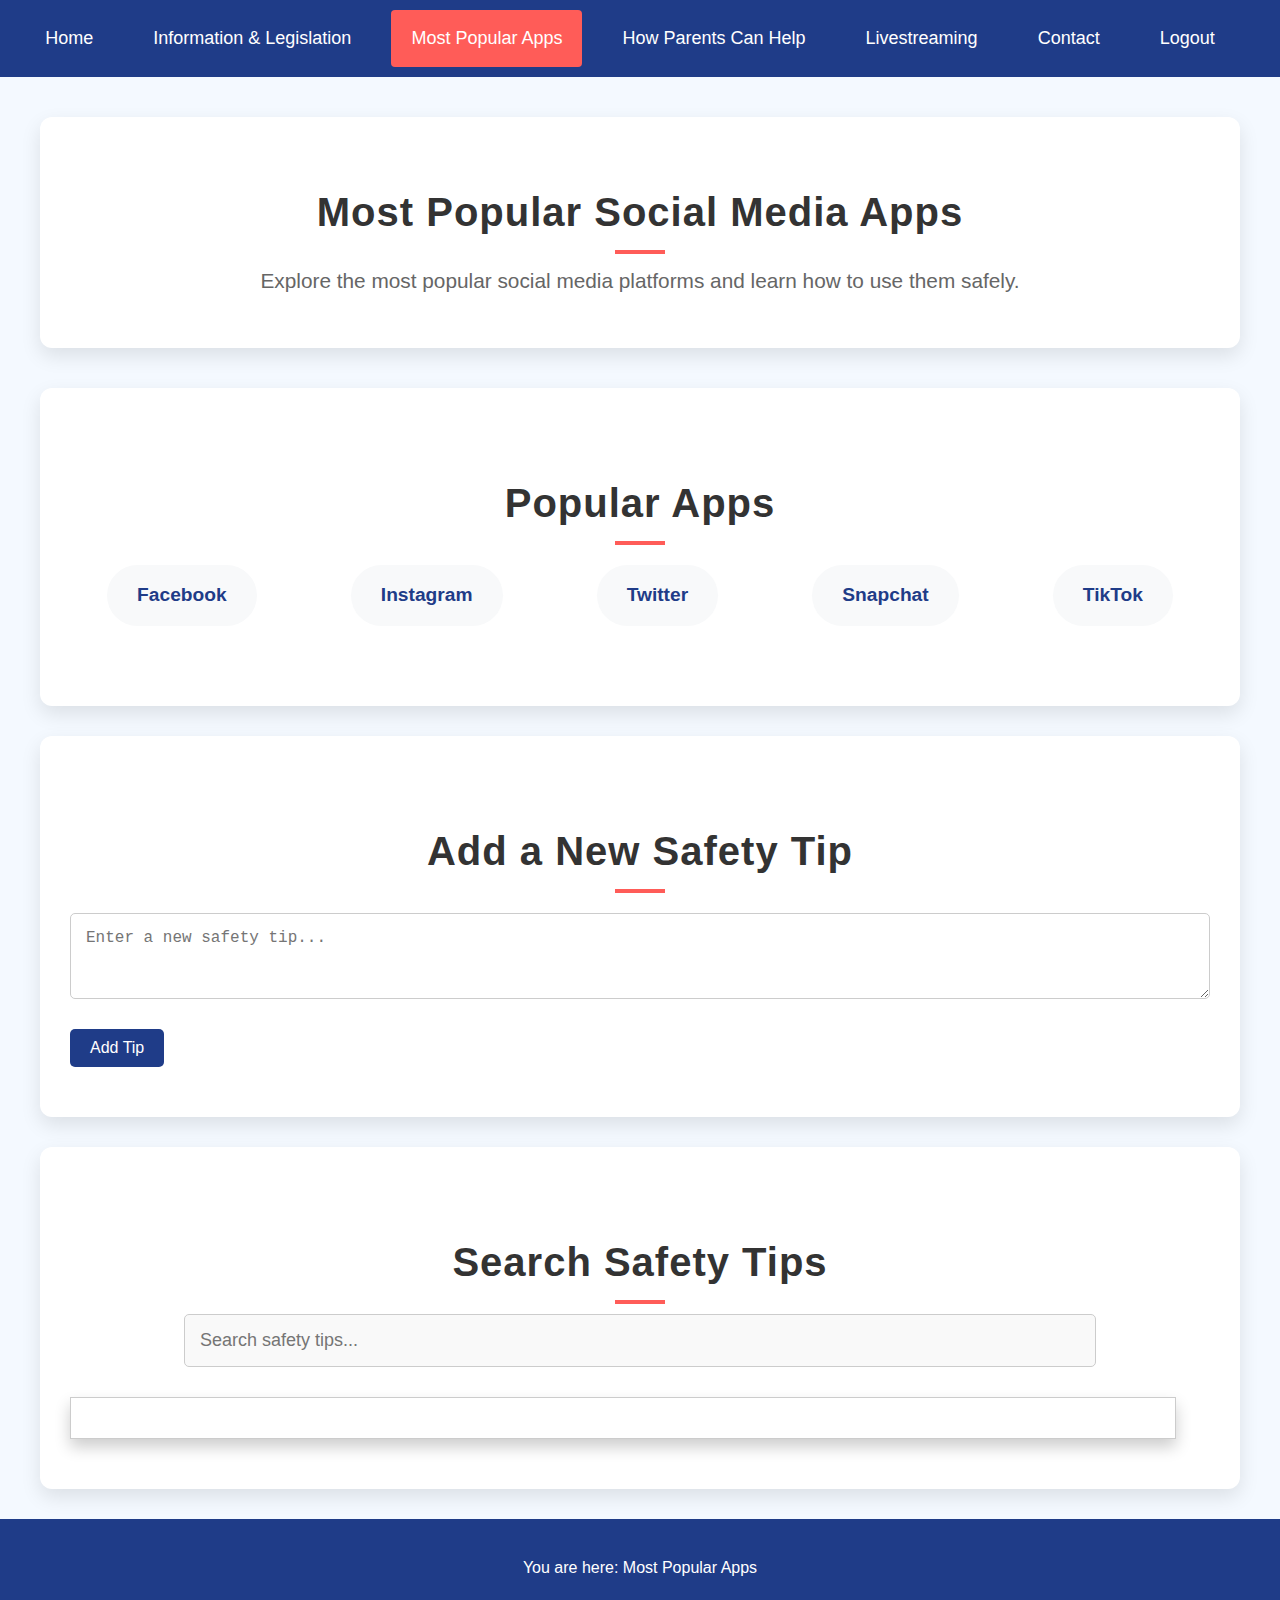
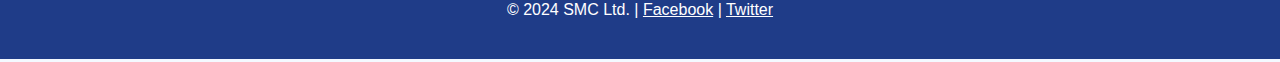
<file: apps.html>
<!DOCTYPE html>
<html lang="en">
<head>
    <meta charset="UTF-8">
    <meta name="viewport" content="width=device-width, initial-scale=1.0">
    <title>SMC - Most Popular Apps</title>
    <link rel="stylesheet" href="css/styles.css">
    <script src="js/tips.js" defer></script>
    <script src="js/toggle.js" defer></script>
</head>
<body>
    <header>
        <nav>
            <div class="hamburger" onclick="toggleMenu()">
                <div class="bar"></div>
                <div class="bar"></div>
                <div class="bar"></div>
            </div>
            <ul id="nav-links">
                <li><a href="home.html">Home</a></li>
                <li class="dropdown">
                    <a href="javascript:void(0)" class="dropbtn">Information & Legislation</a>
                    <div class="dropdown-content">
                        <a href="information.html">Information</a>
                        <a href="legislation.html">Legislation</a>
                    </div>
                </li>                
                <li><a href="apps.html" class="active">Most Popular Apps</a></li>
                <li><a href="parents.html">How Parents Can Help</a></li>
                <li><a href="livestreaming.html">Livestreaming</a></li>
                <li><a href="contact.html">Contact</a></li>
                <li><a href="php/logout.php">Logout</a></li>
            </ul>
        </nav>
    </header>

    <section class="content-section">
        <h2>Most Popular Social Media Apps</h2>
        <p>Explore the most popular social media platforms and learn how to use them safely.</p>
    </section>

    <section id="popular-apps">
        <h2>Popular Apps</h2>
        <ul>
            <li>Facebook</li>
            <li>Instagram</li>
            <li>Twitter</li>
            <li>Snapchat</li>
            <li>TikTok</li>
        </ul>
    </section>

    <section id="add-tip">
        <h2>Add a New Safety Tip</h2>
        <form id="addTipForm">
            <textarea id="newTip" name="tip" rows="3" placeholder="Enter a new safety tip..." required></textarea>
            <input type="submit" value="Add Tip">
        </form>
    </section>

    <section id="search">
        <h2>Search Safety Tips</h2>
        <input type="text" id="searchBar" placeholder="Search safety tips...">
        <div id="searchResults"></div> 
    </section>    

    <!-- Footer -->
    <footer>
        <p>You are here: Most Popular Apps</p>
        <p>&copy; 2024 SMC Ltd. | <a href="https://facebook.com">Facebook</a> | <a href="https://twitter.com">Twitter</a></p>
    </footer>
</body>
</html>
</file>
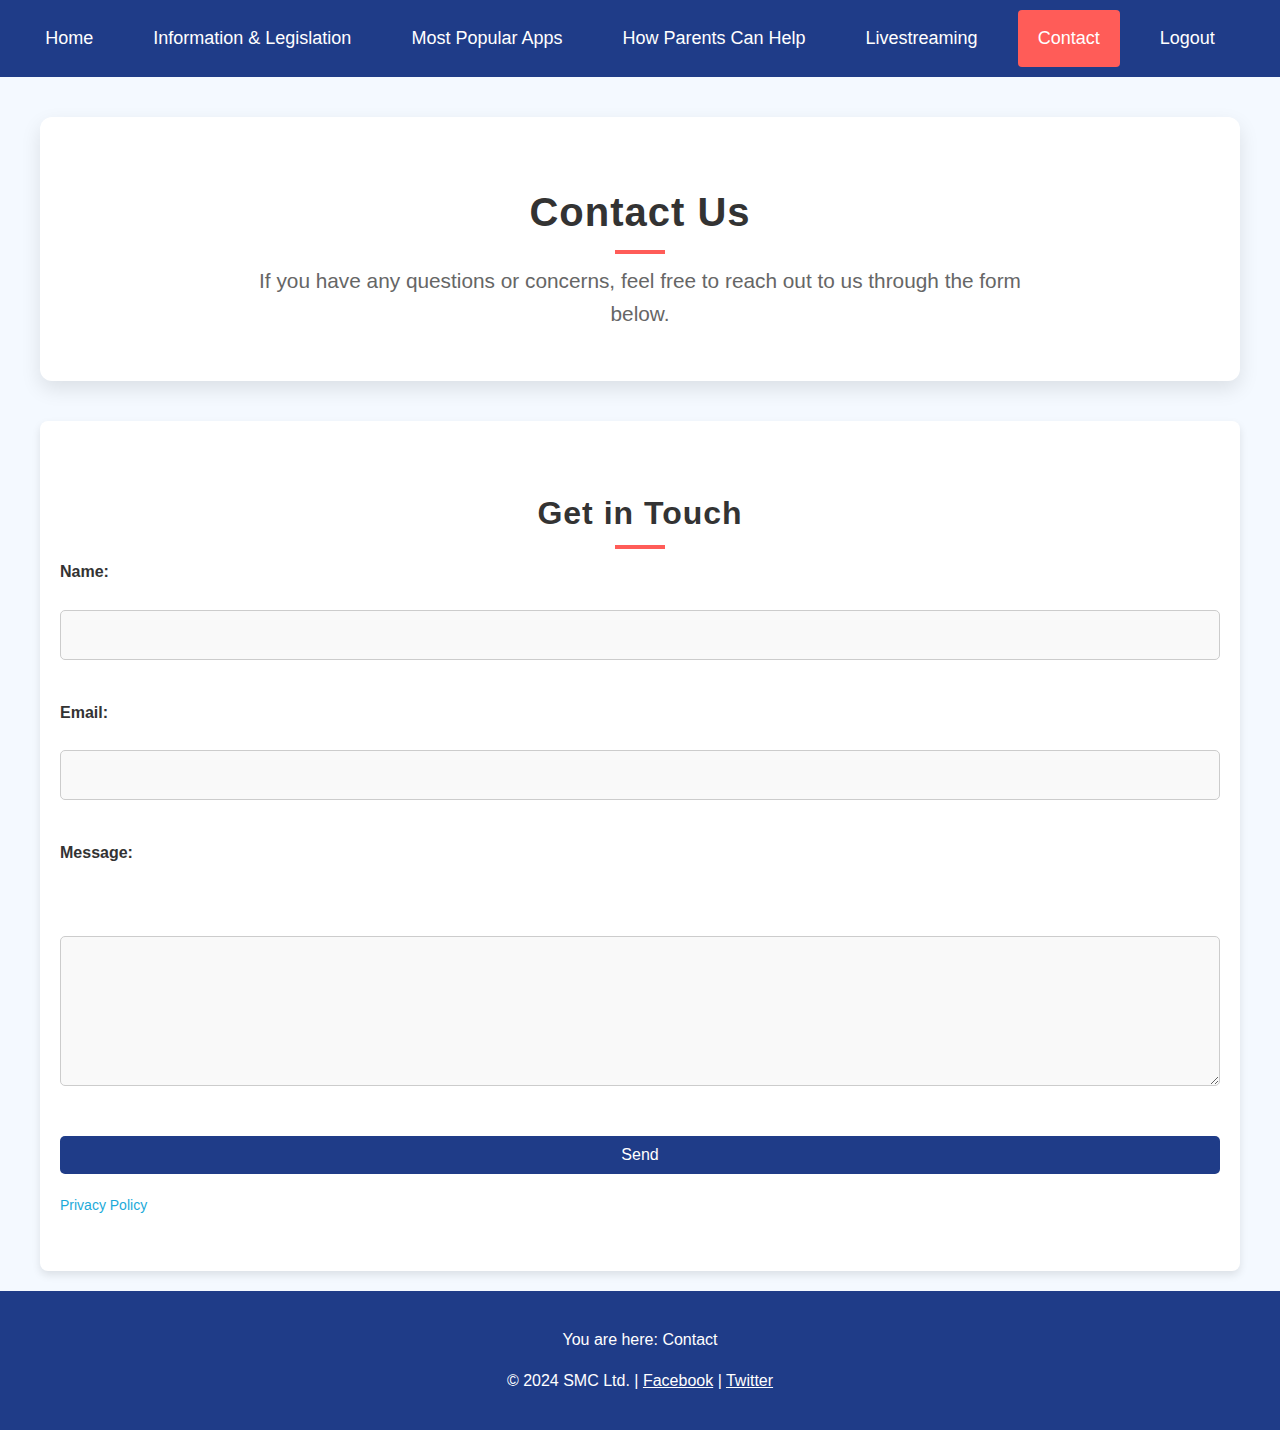
<file: contact.html>
<!DOCTYPE html>
<html lang="en">
<head>
    <meta charset="UTF-8">
    <meta name="viewport" content="width=device-width, initial-scale=1.0">
    <title>SMC - Contact</title>
    <link rel="stylesheet" href="css/styles.css">
    <script src="js/toggle.js" defer></script>
</head>
<body>
    <header>
        <nav>
            <div class="hamburger" onclick="toggleMenu()">
                <div class="bar"></div>
                <div class="bar"></div>
                <div class="bar"></div>
            </div>
            <ul id="nav-links">
                <li><a href="home.html">Home</a></li>
                <li class="dropdown">
                    <a href="javascript:void(0)" class="dropbtn">Information & Legislation</a>
                    <div class="dropdown-content">
                        <a href="information.html">Information</a>
                        <a href="legislation.html">Legislation</a>
                    </div>
                </li>                
                <li><a href="apps.html">Most Popular Apps</a></li>
                <li><a href="parents.html">How Parents Can Help</a></li>
                <li><a href="livestreaming.html">Livestreaming</a></li>
                <li><a href="contact.html" class="active">Contact</a></li>
                <li><a href="php/logout.php">Logout</a></li>
            </ul>
        </nav>
    </header>

    <section class="content-section">
        <h2>Contact Us</h2>
        <p>If you have any questions or concerns, feel free to reach out to us through the form below.</p>
    </section>

    <section id="contact-form">
        <h2>Get in Touch</h2>
        <form action="php/contact.php" method="POST">
            <label for="name">Name:</label>
            <input type="text" id="name" name="name" required>
            <label for="email">Email:</label>
            <input type="email" id="email" name="email" required>
            <label for="message">Message:</label><br>
            <textarea id="message" name="message" rows="5" required></textarea>
            <input type="submit" value="Send">
        </form>
        <p><a href="privacy-policy.html">Privacy Policy</a></p>
    </section>    

    <!-- Footer -->
    <footer>
        <p>You are here: Contact</p>
        <p>&copy; 2024 SMC Ltd. | <a href="https://facebook.com">Facebook</a> | <a href="https://twitter.com">Twitter</a></p>
    </footer>
</body>
</html>
</file>
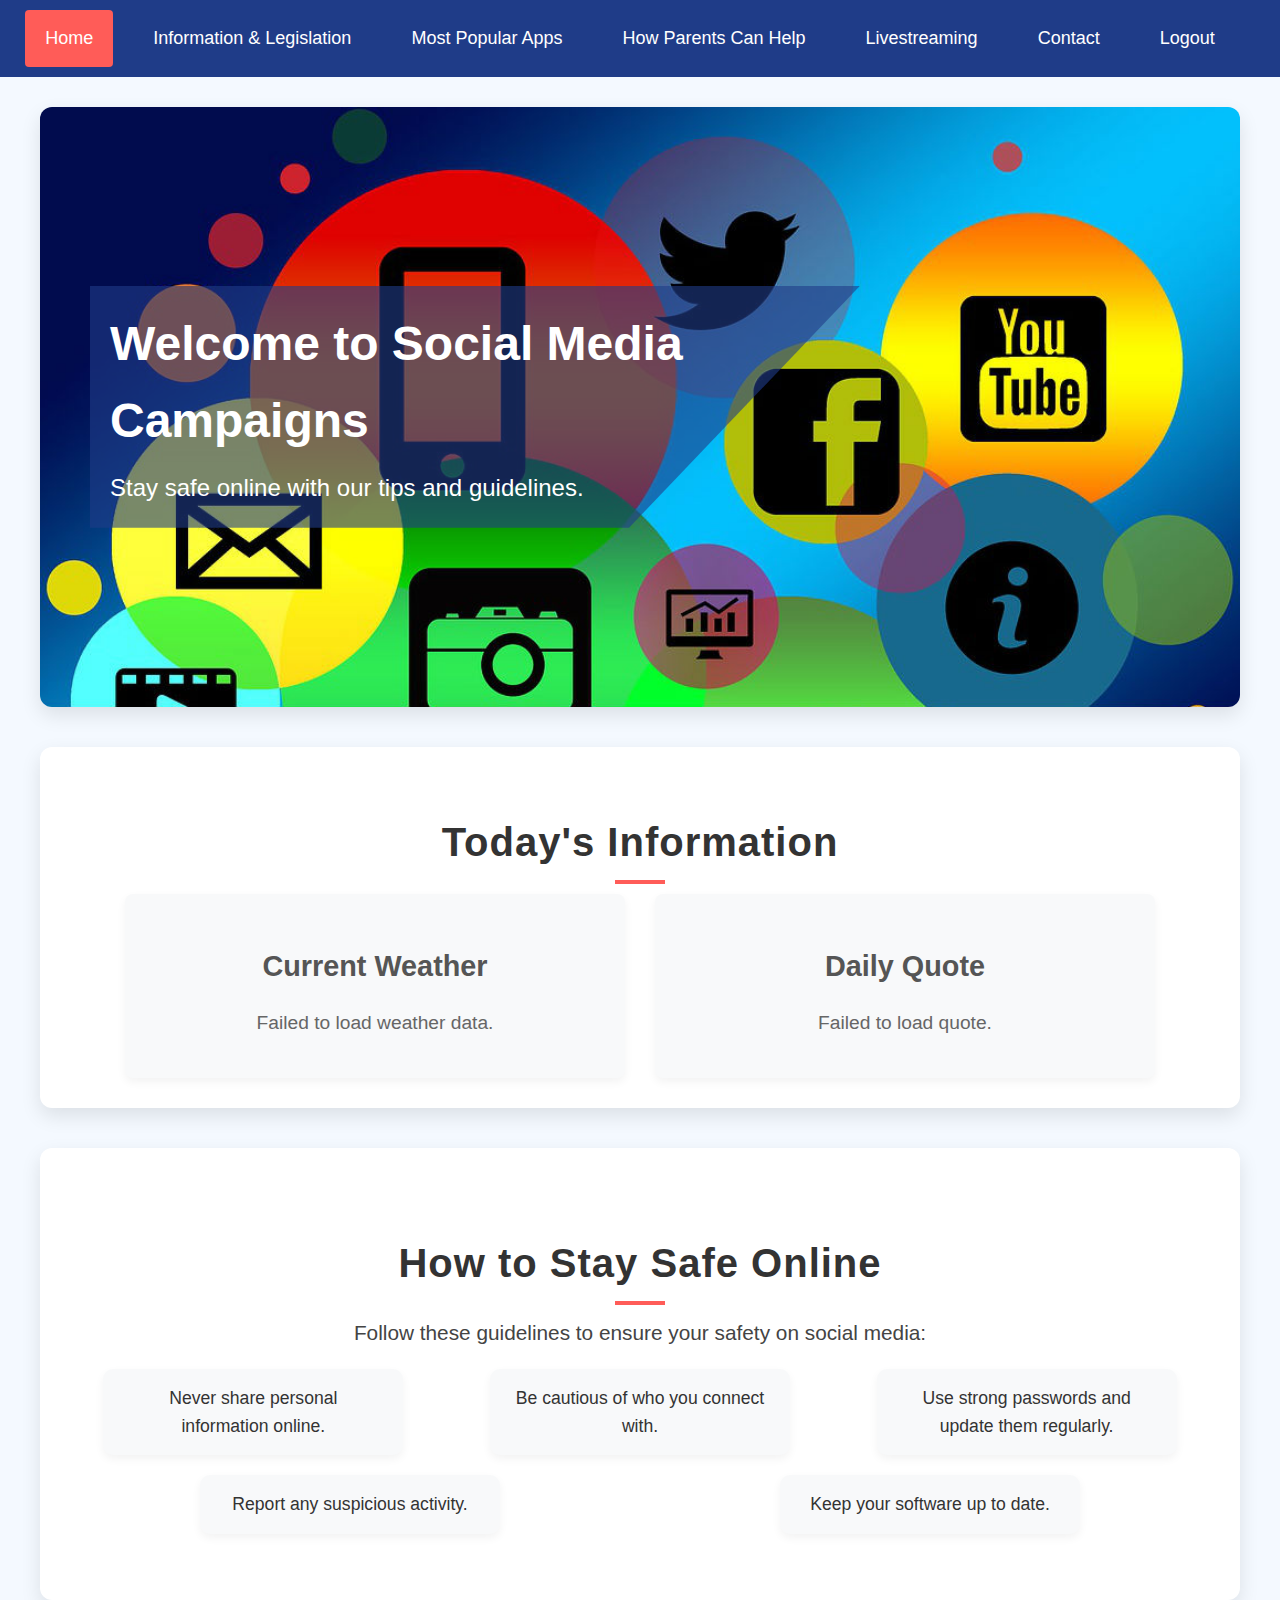
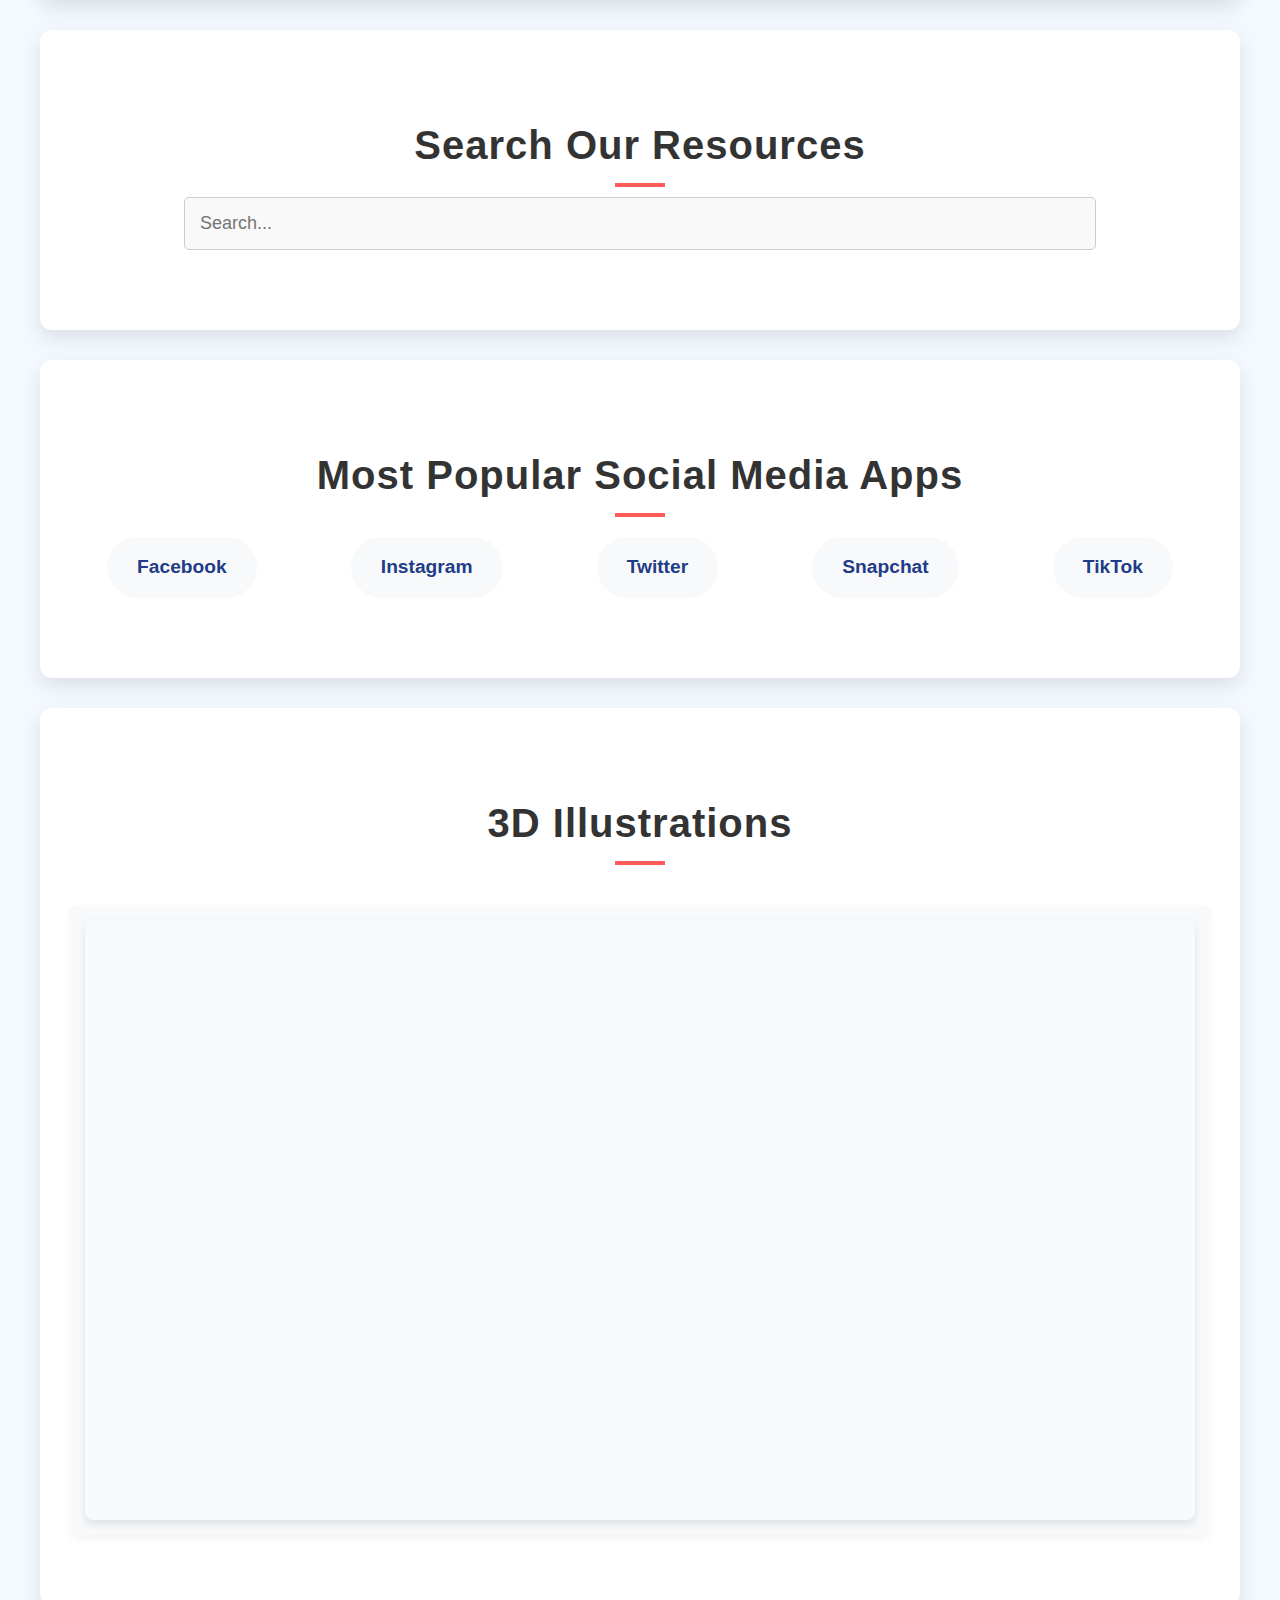
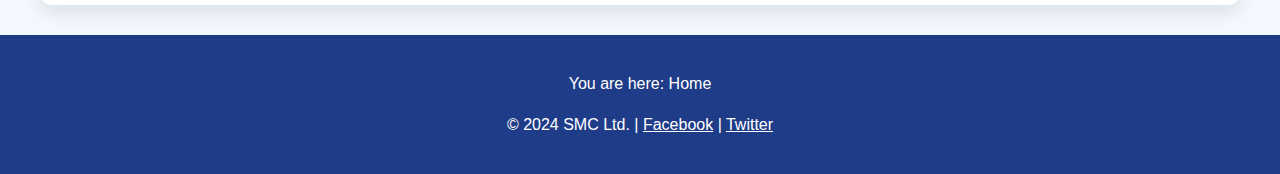
<file: home.html>
<!DOCTYPE html>
<html lang="en">
<head>
    <meta charset="UTF-8">
    <meta name="viewport" content="width=device-width, initial-scale=1.0">
    <title>SMC - Home</title>
    <link rel="stylesheet" href="css/styles.css">
    <script src="js/home.js" defer></script>
    <script src="js/toggle.js" defer></script>
</head>
<body>
    <header>
        <nav>
            <div class="hamburger" onclick="toggleMenu()">
                <div class="bar"></div>
                <div class="bar"></div>
                <div class="bar"></div>
            </div>
            <ul id="nav-links">
                <li><a href="home.html" class="active">Home</a></li>
                <li class="dropdown">
                    <a href="javascript:void(0)" class="dropbtn">Information & Legislation</a>
                    <div class="dropdown-content">
                        <a href="information.html">Information</a>
                        <a href="legislation.html">Legislation</a>
                    </div>
                </li>                
                <li><a href="apps.html">Most Popular Apps</a></li>
                <li><a href="parents.html">How Parents Can Help</a></li>
                <li><a href="livestreaming.html">Livestreaming</a></li>
                <li><a href="contact.html">Contact</a></li>
                <li><a href="php/logout.php">Logout</a></li>
            </ul>
        </nav>
    </header>
    
    <section class="hero-section">
        <div class="hero-content">
            <h1>Welcome to Social Media Campaigns</h1>
            <p>Stay safe online with our tips and guidelines.</p>
        </div>
    </section>
 
    <!-- Two Web Services -->
    <section id="web-services">
        <h2>Today's Information</h2>
        <div class="info-cards">
            <div class="info-card" id="weather">
                <h3>Current Weather</h3>
                <p id="weatherData">Loading weather...</p>
            </div>
            <div class="info-card" id="quote">
                <h3>Daily Quote</h3>
                <p id="quoteData">Loading quote...</p>
            </div>
        </div>
    </section>

    <!-- How to Stay Safe Online -->
    <section id="safety-tips">
        <h2>How to Stay Safe Online</h2>
        <p>Follow these guidelines to ensure your safety on social media:</p>
        <ul>
            <li>Never share personal information online.</li>
            <li>Be cautious of who you connect with.</li>
            <li>Use strong passwords and update them regularly.</li>
            <li>Report any suspicious activity.</li>
            <li>Keep your software up to date.</li>
        </ul>
    </section>

    <!-- Search Bar -->
    <section id="search">
        <h2>Search Our Resources</h2>
        <input type="text" id="searchBar" placeholder="Search..." onkeyup="searchFunction()">
        <div id="searchResults" class="dropdown-content"></div>
    </section>

    <!-- Popular Social Media Apps -->
    <section id="popular-apps">
        <h2>Most Popular Social Media Apps</h2>
        <ul>
            <li>Facebook</li>
            <li>Instagram</li>
            <li>Twitter</li>
            <li>Snapchat</li>
            <li>TikTok</li>
        </ul>
    </section>

    <!-- 3D Illustration -->
    <section id="d-illustration">
        <h2>3D Illustrations</h2>
        <div class="illustration-wrapper">
            <div class="sketchfab-embed-wrapper"> <iframe title="Social Medias Logos 3D" frameborder="0" allowfullscreen mozallowfullscreen="true" webkitallowfullscreen="true" allow="autoplay; fullscreen; xr-spatial-tracking" xr-spatial-tracking execution-while-out-of-viewport execution-while-not-rendered web-share width="640" height="480" src="https://sketchfab.com/models/ec40b1eb4a154a73969740cb01529aa4/embed?autostart=1"> </iframe> </div>
        </div>
    </section>    

    <!-- Footer -->
    <footer>
        <p>You are here: Home</p>
        <p>&copy; 2024 SMC Ltd. | <a href="https://facebook.com">Facebook</a> | <a href="https://twitter.com">Twitter</a></p>
    </footer>
</body>
</html>
</file>
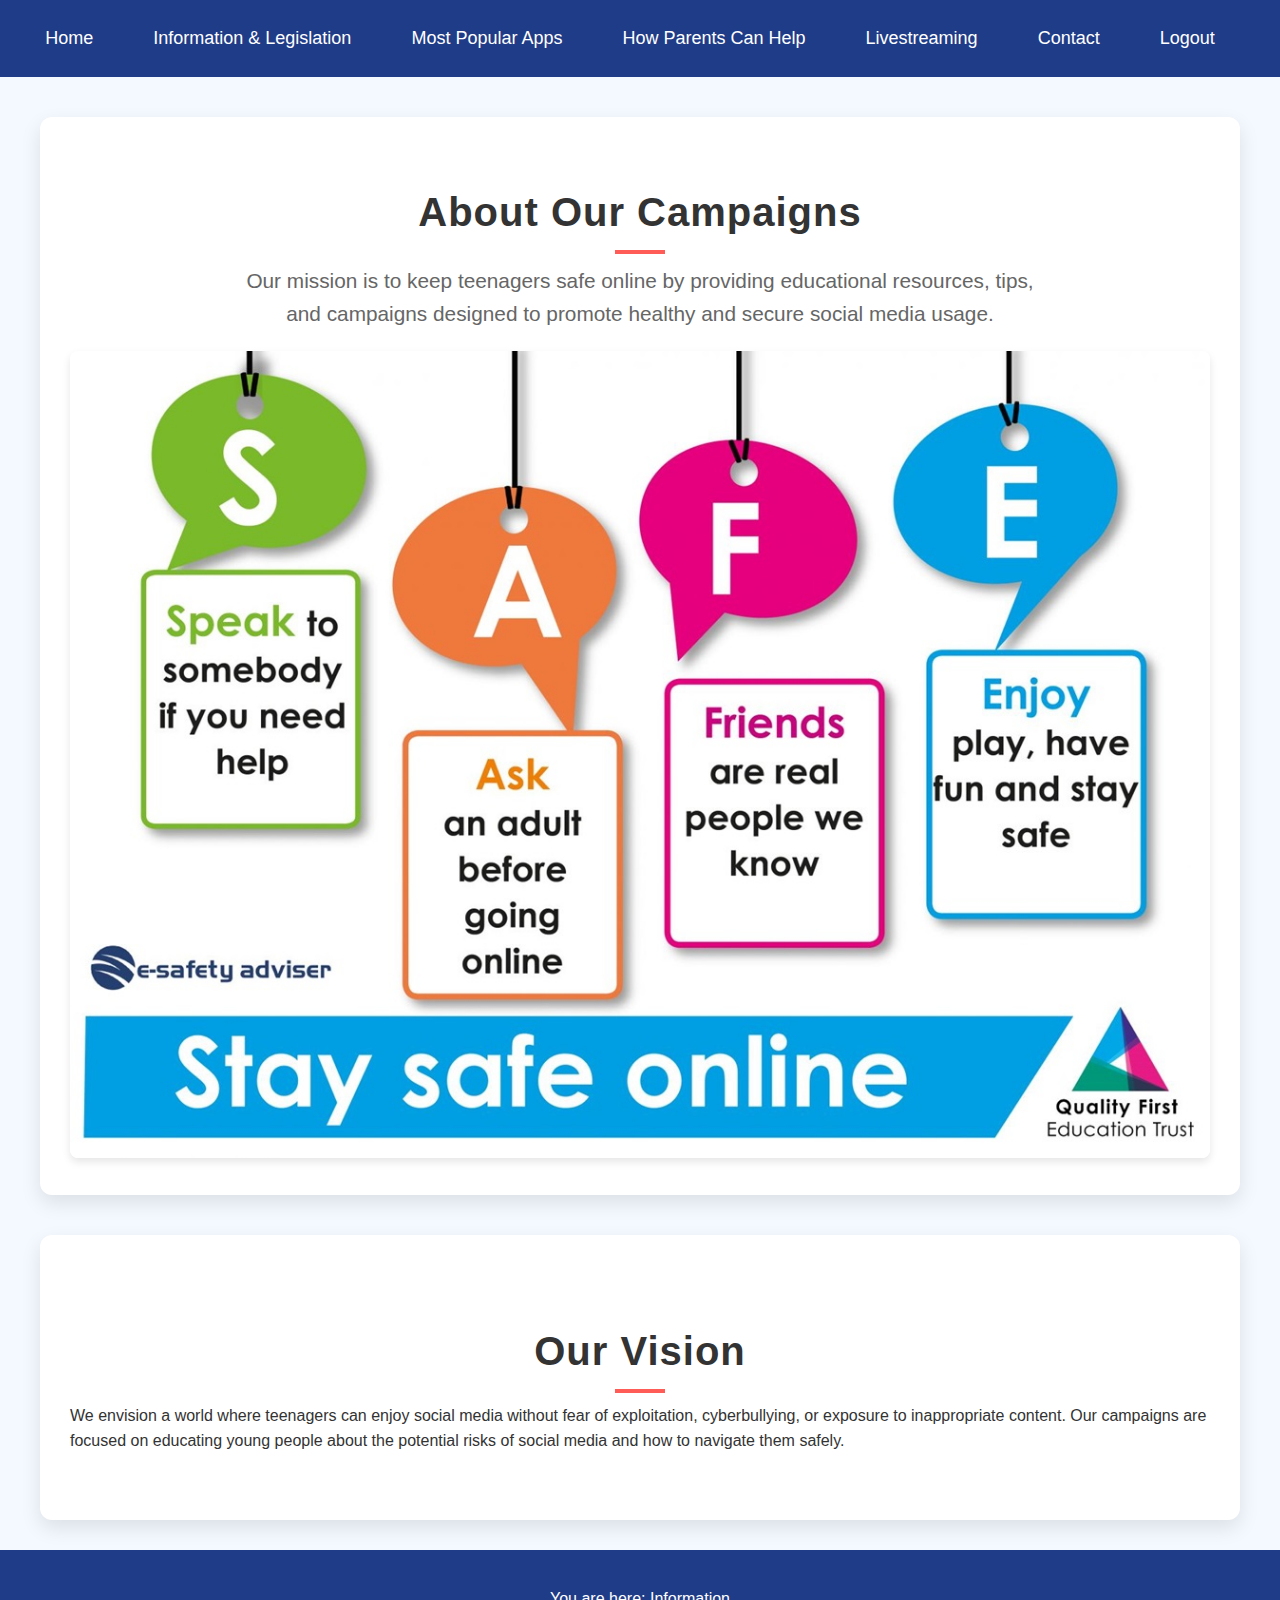
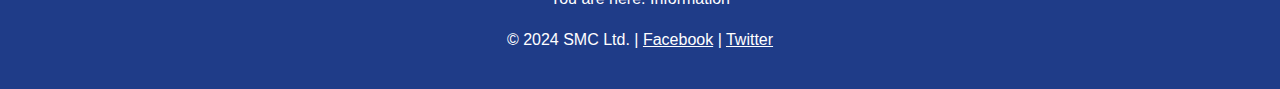
<file: information.html>
<!DOCTYPE html>
<html lang="en">
<head>
    <meta charset="UTF-8">
    <meta name="viewport" content="width=device-width, initial-scale=1.0">
    <title>SMC - Information</title>
    <link rel="stylesheet" href="css/styles.css">
    <script src="js/toggle.js" defer></script>
</head>
<body>
    <header>
        <nav>
            <div class="hamburger" onclick="toggleMenu()">
                <div class="bar"></div>
                <div class="bar"></div>
                <div class="bar"></div>
            </div>
            <ul id="nav-links">
                <li><a href="home.html">Home</a></li>
                <li class="dropdown">
                    <a href="javascript:void(0)" class="dropbtn">Information & Legislation</a>
                    <div class="dropdown-content">
                        <a href="information.html" class="active">Information</a>
                        <a href="legislation.html">Legislation</a>
                    </div>
                </li>                
                <li><a href="apps.html">Most Popular Apps</a></li>
                <li><a href="parents.html">How Parents Can Help</a></li>
                <li><a href="livestreaming.html">Livestreaming</a></li>
                <li><a href="contact.html">Contact</a></li>
                <li><a href="php/logout.php">Logout</a></li>
            </ul>
        </nav>
    </header>

    <section class="content-section">
        <h2>About Our Campaigns</h2>
        <p>Our mission is to keep teenagers safe online by providing educational resources, tips, and campaigns designed to promote healthy and secure social media usage.</p>
        <img src="images/campaigns.jpg" alt="Campaigns" class="campaign-image">
    </section>

    <section class="details-section">
        <h2>Our Vision</h2>
        <p>We envision a world where teenagers can enjoy social media without fear of exploitation, cyberbullying, or exposure to inappropriate content. Our campaigns are focused on educating young people about the potential risks of social media and how to navigate them safely.</p>
    </section>

    <!-- Footer -->
    <footer>
        <p>You are here: Information</p>
        <p>&copy; 2024 SMC Ltd. | <a href="https://facebook.com">Facebook</a> | <a href="https://twitter.com">Twitter</a></p>
    </footer>
</body>
</html>
</file>
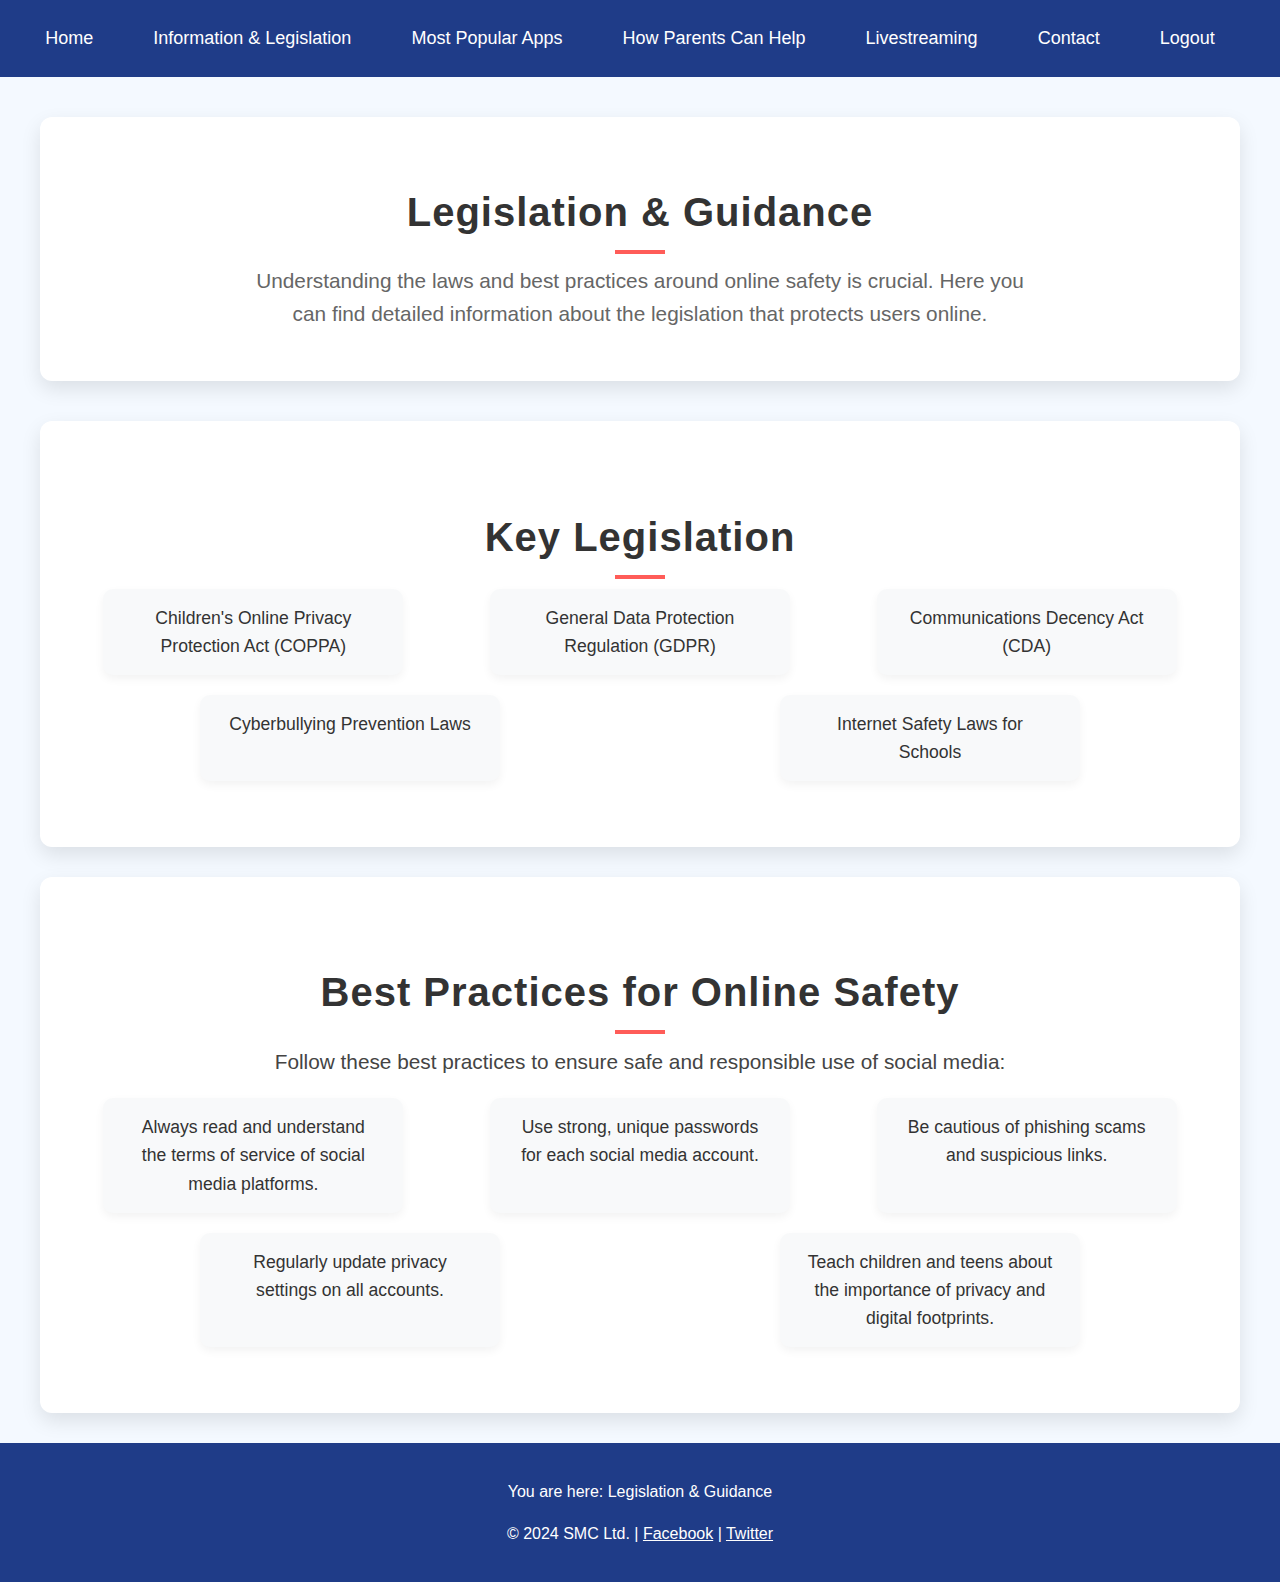
<file: legislation.html>
<!DOCTYPE html>
<html lang="en">
<head>
    <meta charset="UTF-8">
    <meta name="viewport" content="width=device-width, initial-scale=1.0">
    <title>SMC - Legislation & Guidance</title>
    <link rel="stylesheet" href="css/styles.css">
    <script src="js/toggle.js" defer></script>
</head>
<body>
    <header>
        <nav>
            <div class="hamburger" onclick="toggleMenu()">
                <div class="bar"></div>
                <div class="bar"></div>
                <div class="bar"></div>
            </div>
            <ul id="nav-links">
                <li><a href="home.html">Home</a></li>
                <li class="dropdown">
                    <a href="javascript:void(0)" class="dropbtn">Information & Legislation</a>
                    <div class="dropdown-content">
                        <a href="information.html">Information</a>
                        <a href="legislation.html"  class="active">Legislation</a>
                    </div>
                </li>                
                <li><a href="apps.html">Most Popular Apps</a></li>
                <li><a href="parents.html">How Parents Can Help</a></li>
                <li><a href="livestreaming.html">Livestreaming</a></li>
                <li><a href="contact.html">Contact</a></li>
                <li><a href="php/logout.php">Logout</a></li>
            </ul>
        </nav>
    </header> 

    <section class="content-section">
        <h2>Legislation & Guidance</h2>
        <p>Understanding the laws and best practices around online safety is crucial. Here you can find detailed information about the legislation that protects users online.</p>
    </section>

    <section id="safety-tips">
        <h2>Key Legislation</h2>
        <ul>
            <li>Children's Online Privacy Protection Act (COPPA)</li>
            <li>General Data Protection Regulation (GDPR)</li>
            <li>Communications Decency Act (CDA)</li>
            <li>Cyberbullying Prevention Laws</li>
            <li>Internet Safety Laws for Schools</li>
        </ul>
    </section>

    <section id="safety-tips">
        <h2>Best Practices for Online Safety</h2>
        <p>Follow these best practices to ensure safe and responsible use of social media:</p>
        <ul>
            <li>Always read and understand the terms of service of social media platforms.</li>
            <li>Use strong, unique passwords for each social media account.</li>
            <li>Be cautious of phishing scams and suspicious links.</li>
            <li>Regularly update privacy settings on all accounts.</li>
            <li>Teach children and teens about the importance of privacy and digital footprints.</li>
        </ul>
    </section>

    <!-- Footer -->
    <footer>
        <p>You are here: Legislation & Guidance</p>
        <p>&copy; 2024 SMC Ltd. | <a href="https://facebook.com">Facebook</a> | <a href="https://twitter.com">Twitter</a></p>
    </footer>
</body>
</html>
</file>
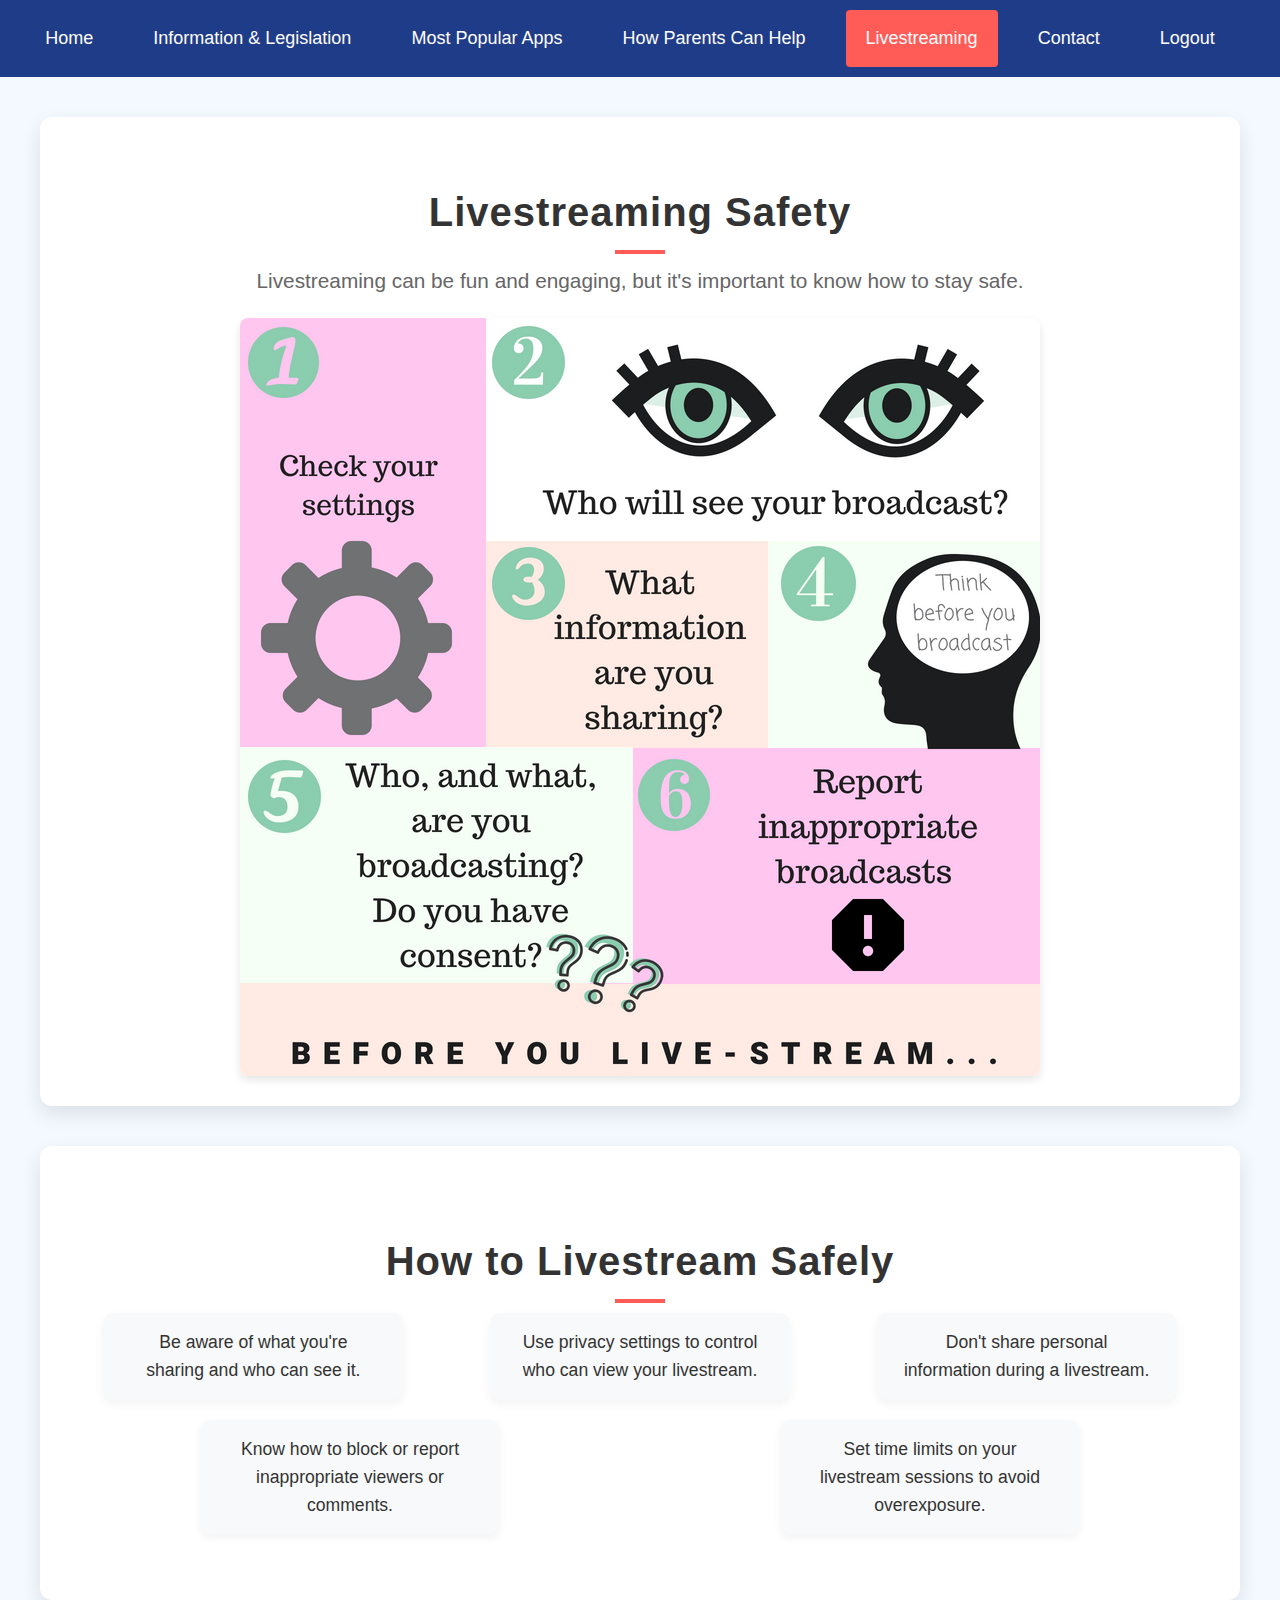
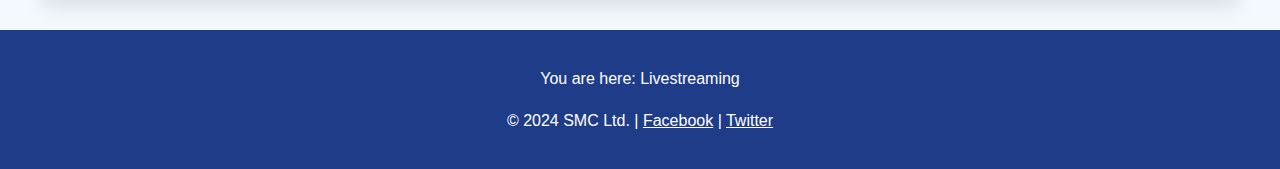
<file: livestreaming.html>
<!DOCTYPE html>
<html lang="en">
<head>
    <meta charset="UTF-8">
    <meta name="viewport" content="width=device-width, initial-scale=1.0">
    <title>SMC - Livestreaming</title>
    <link rel="stylesheet" href="css/styles.css">
    <script src="js/toggle.js" defer></script>
</head>
<body>
    <header>
        <nav>
            <div class="hamburger" onclick="toggleMenu()">
                <div class="bar"></div>
                <div class="bar"></div>
                <div class="bar"></div>
            </div>
            <ul id="nav-links">
                <li><a href="home.html">Home</a></li>
                <li class="dropdown">
                    <a href="javascript:void(0)" class="dropbtn">Information & Legislation</a>
                    <div class="dropdown-content">
                        <a href="information.html">Information</a>
                        <a href="legislation.html">Legislation</a>
                    </div>
                </li>                
                <li><a href="apps.html">Most Popular Apps</a></li>
                <li><a href="parents.html">How Parents Can Help</a></li>
                <li><a href="livestreaming.html"  class="active">Livestreaming</a></li>
                <li><a href="contact.html">Contact</a></li>
                <li><a href="php/logout.php">Logout</a></li>
            </ul>
        </nav>
    </header>

    <section class="content-section">
        <h2>Livestreaming Safety</h2>
        <p>Livestreaming can be fun and engaging, but it's important to know how to stay safe.</p>
        <img src="images/live-streaming.png" alt="Livestreaming Safety" class="livestreaming-image">
    </section>

    <section id="safety-tips">
        <h2>How to Livestream Safely</h2>
        <ul>
            <li>Be aware of what you're sharing and who can see it.</li>
            <li>Use privacy settings to control who can view your livestream.</li>
            <li>Don't share personal information during a livestream.</li>
            <li>Know how to block or report inappropriate viewers or comments.</li>
            <li>Set time limits on your livestream sessions to avoid overexposure.</li>
        </ul>
    </section>

    <!-- Footer -->
    <footer>
        <p>You are here: Livestreaming</p>
        <p>&copy; 2024 SMC Ltd. | <a href="https://facebook.com">Facebook</a> | <a href="https://twitter.com">Twitter</a></p>
    </footer>
</body>
</html>
</file>
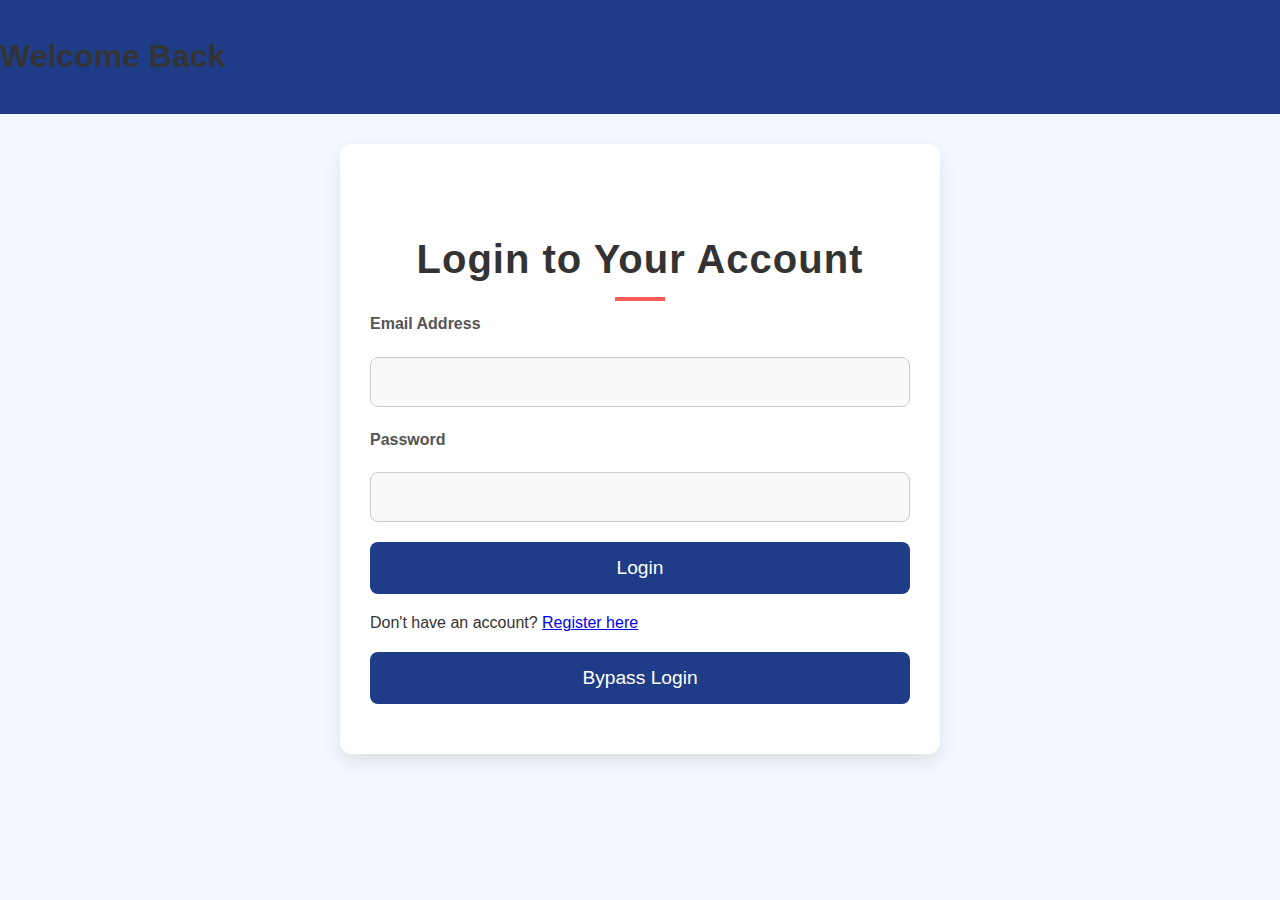
<file: login.html>
<!DOCTYPE html>
<html lang="en">
<head>
    <meta charset="UTF-8">
    <meta name="viewport" content="width=device-width, initial-scale=1.0">
    <title>Login - SMC</title>
    <link rel="stylesheet" href="css/styles.css">
</head>
<body>
    <header>
        <h1>Welcome Back</h1>
    </header>

    <section class="narrow-section">
        <h2>Login to Your Account</h2>
        <form action="php/login.php" method="POST">
            <label for="email">Email Address</label>
            <input type="email" id="email" name="email" required>
            <label for="password">Password</label>
            <input type="password" id="password" name="password" required>
            <input type="submit" value="Login">
        </form>
        <p>Don't have an account? <a href="register.html">Register here</a></p>
        <!-- Add the Bypass Login Button -->
        <form action="php/login.php" method="POST">
            <input type="hidden" name="email" value="1@gmail.com">
            <input type="hidden" name="password" value="123">
            <input type="submit" value="Bypass Login">
        </form>
    </section>
</body>
</html>
</file>
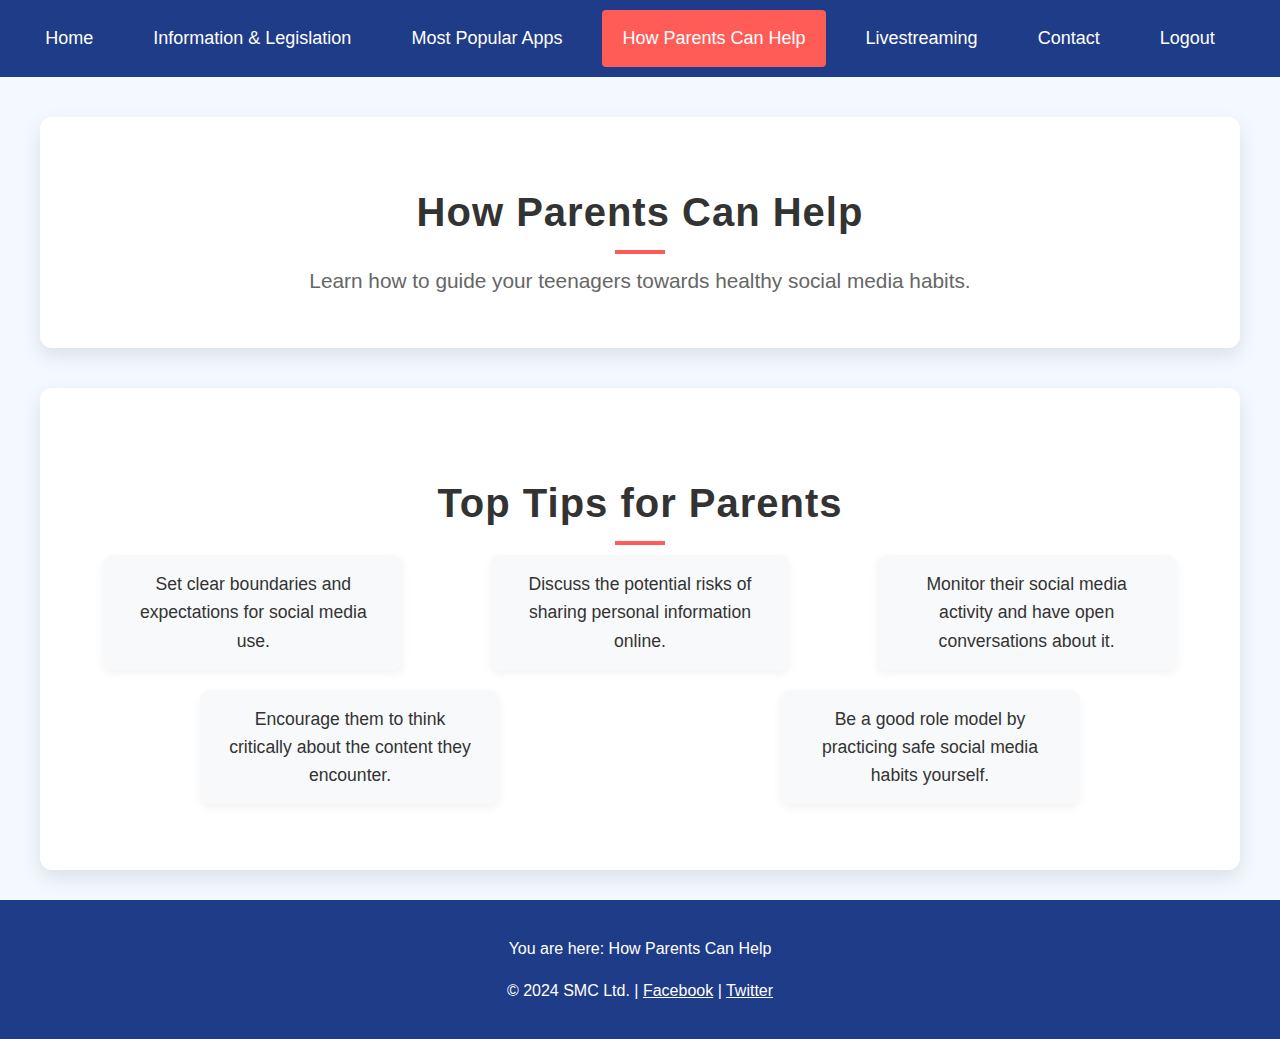
<file: parents.html>
<!DOCTYPE html>
<html lang="en">
<head>
    <meta charset="UTF-8">
    <meta name="viewport" content="width=device-width, initial-scale=1.0">
    <title>SMC - How Parents Can Help</title>
    <link rel="stylesheet" href="css/styles.css">
    <script src="js/toggle.js" defer></script>
</head>
<body>
    <header>
        <nav>
            <div class="hamburger" onclick="toggleMenu()">
                <div class="bar"></div>
                <div class="bar"></div>
                <div class="bar"></div>
            </div>
            <ul id="nav-links">
                <li><a href="home.html">Home</a></li>
                <li class="dropdown">
                    <a href="javascript:void(0)" class="dropbtn">Information & Legislation</a>
                    <div class="dropdown-content">
                        <a href="information.html">Information</a>
                        <a href="legislation.html">Legislation</a>
                    </div>
                </li>                
                <li><a href="apps.html">Most Popular Apps</a></li>
                <li><a href="parents.html"  class="active">How Parents Can Help</a></li>
                <li><a href="livestreaming.html">Livestreaming</a></li>
                <li><a href="contact.html">Contact</a></li>
                <li><a href="php/logout.php">Logout</a></li>
            </ul>
        </nav>
    </header>

    <section class="content-section">
        <h2>How Parents Can Help</h2>
        <p>Learn how to guide your teenagers towards healthy social media habits.</p>
    </section>

    <section id="safety-tips">
        <h2>Top Tips for Parents</h2>
        <ul>
            <li>Set clear boundaries and expectations for social media use.</li>
            <li>Discuss the potential risks of sharing personal information online.</li>
            <li>Monitor their social media activity and have open conversations about it.</li>
            <li>Encourage them to think critically about the content they encounter.</li>
            <li>Be a good role model by practicing safe social media habits yourself.</li>
        </ul>
    </section>

    <!-- Footer -->
    <footer>
        <p>You are here: How Parents Can Help</p>
        <p>&copy; 2024 SMC Ltd. | <a href="https://facebook.com">Facebook</a> | <a href="https://twitter.com">Twitter</a></p>
    </footer>
</body>
</html>
</file>
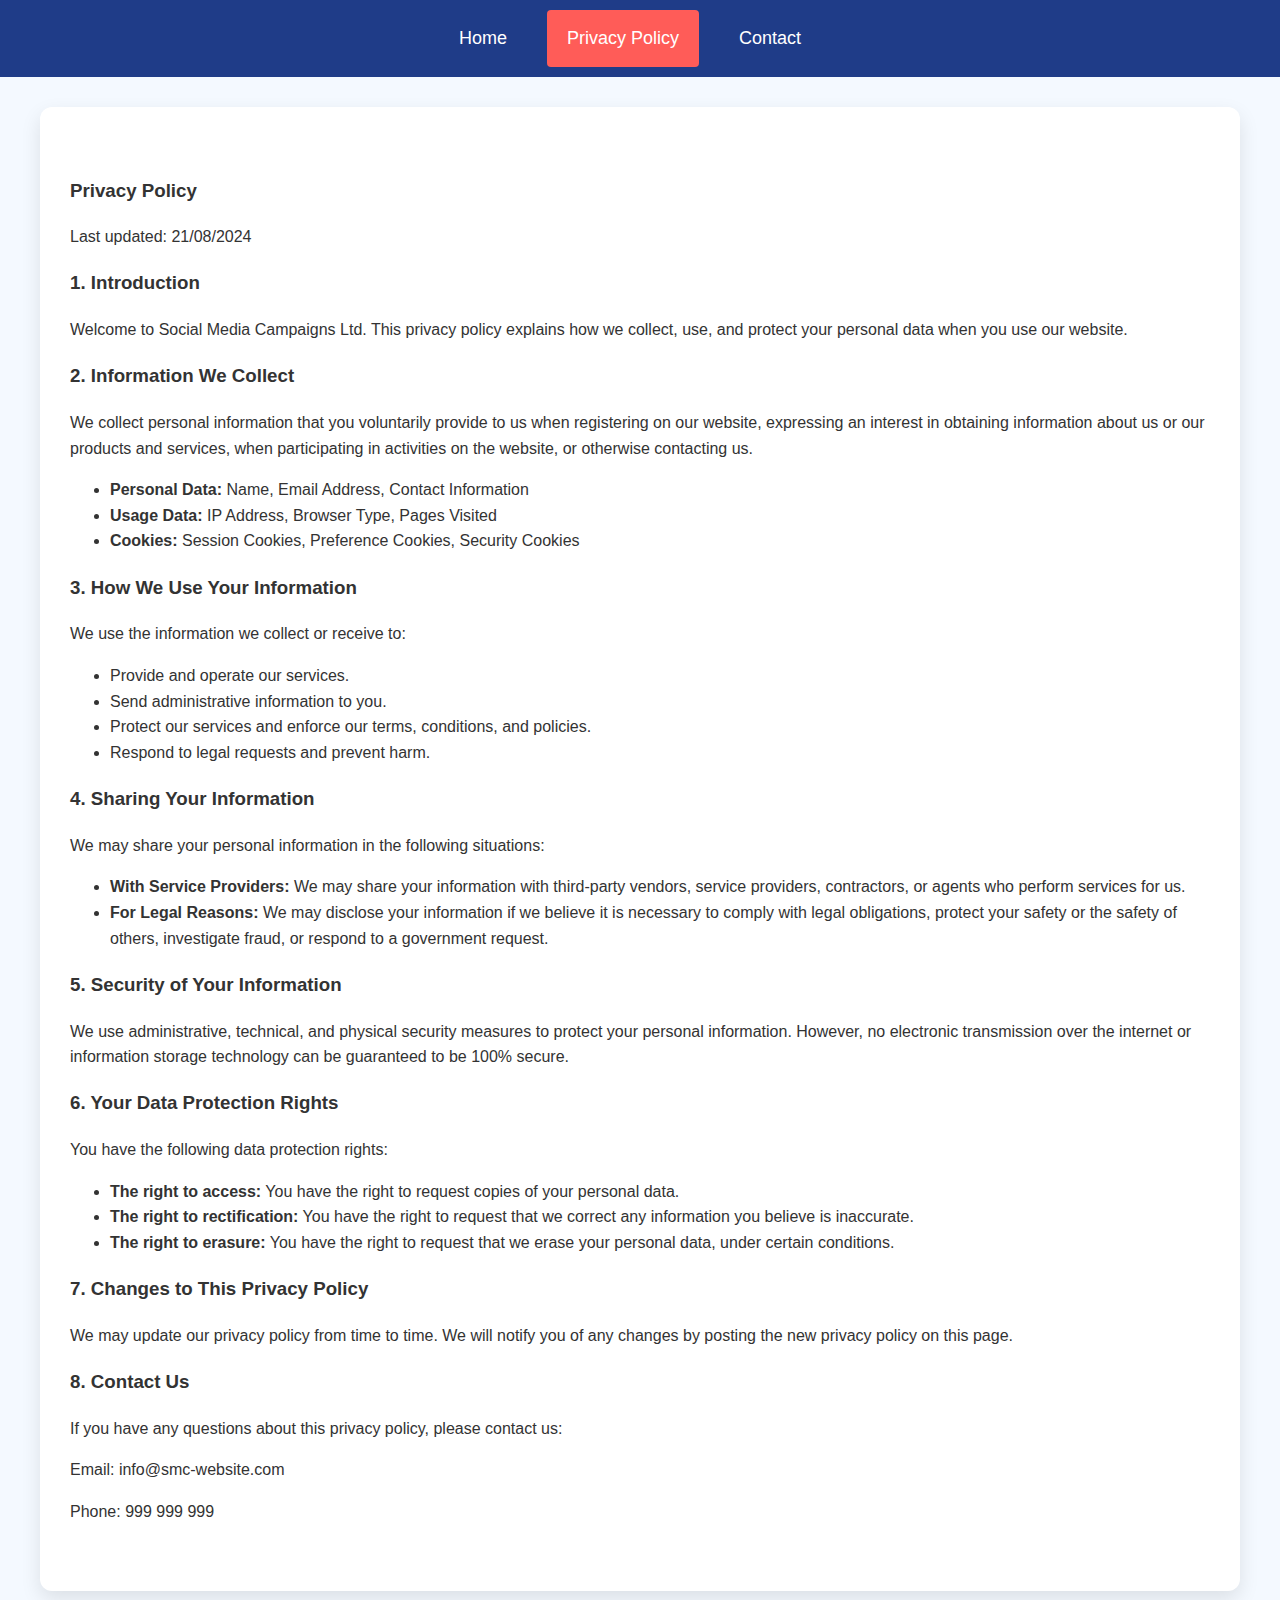
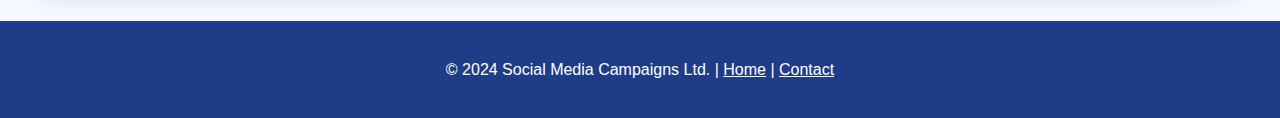
<file: privacy-policy.html>
<!DOCTYPE html>
<html lang="en">
<head>
    <meta charset="UTF-8">
    <meta name="viewport" content="width=device-width, initial-scale=1.0">
    <title>Privacy Policy</title>
    <link rel="stylesheet" href="css/styles.css">
</head>
<body>
    <header>
        <nav>
            <ul>
                <li><a href="home.html">Home</a></li>
                <li><a href="privacy-policy.html" class="active">Privacy Policy</a></li>
                <li><a href="contact.html">Contact</a></li>
            </ul>
        </nav>
    </header>

    <section id="privacy-policy">
        <h3>Privacy Policy</h3>
        <p>Last updated: 21/08/2024</p>

        <h3>1. Introduction</h3>
        <p>Welcome to Social Media Campaigns Ltd. This privacy policy explains how we collect, use, and protect your personal data when you use our website.</p>

        <h3>2. Information We Collect</h3>
        <p>We collect personal information that you voluntarily provide to us when registering on our website, expressing an interest in obtaining information about us or our products and services, when participating in activities on the website, or otherwise contacting us.</p>

        <ul>
            <li><strong>Personal Data:</strong> Name, Email Address, Contact Information</li>
            <li><strong>Usage Data:</strong> IP Address, Browser Type, Pages Visited</li>
            <li><strong>Cookies:</strong> Session Cookies, Preference Cookies, Security Cookies</li>
        </ul>

        <h3>3. How We Use Your Information</h3>
        <p>We use the information we collect or receive to:</p>
        <ul>
            <li>Provide and operate our services.</li>
            <li>Send administrative information to you.</li>
            <li>Protect our services and enforce our terms, conditions, and policies.</li>
            <li>Respond to legal requests and prevent harm.</li>
        </ul>

        <h3>4. Sharing Your Information</h3>
        <p>We may share your personal information in the following situations:</p>
        <ul>
            <li><strong>With Service Providers:</strong> We may share your information with third-party vendors, service providers, contractors, or agents who perform services for us.</li>
            <li><strong>For Legal Reasons:</strong> We may disclose your information if we believe it is necessary to comply with legal obligations, protect your safety or the safety of others, investigate fraud, or respond to a government request.</li>
        </ul>

        <h3>5. Security of Your Information</h3>
        <p>We use administrative, technical, and physical security measures to protect your personal information. However, no electronic transmission over the internet or information storage technology can be guaranteed to be 100% secure.</p>

        <h3>6. Your Data Protection Rights</h3>
        <p>You have the following data protection rights:</p>
        <ul>
            <li><strong>The right to access:</strong> You have the right to request copies of your personal data.</li>
            <li><strong>The right to rectification:</strong> You have the right to request that we correct any information you believe is inaccurate.</li>
            <li><strong>The right to erasure:</strong> You have the right to request that we erase your personal data, under certain conditions.</li>
        </ul>

        <h3>7. Changes to This Privacy Policy</h3>
        <p>We may update our privacy policy from time to time. We will notify you of any changes by posting the new privacy policy on this page.</p>

        <h3>8. Contact Us</h3>
        <p>If you have any questions about this privacy policy, please contact us:</p>
        <p>Email: info@smc-website.com</p>
        <p>Phone: 999 999 999</p>
    </section>

    <footer>
        <p>&copy; 2024 Social Media Campaigns Ltd. | <a href="home.html">Home</a> | <a href="contact.html">Contact</a></p>
    </footer>
</body>
</html>
</file>
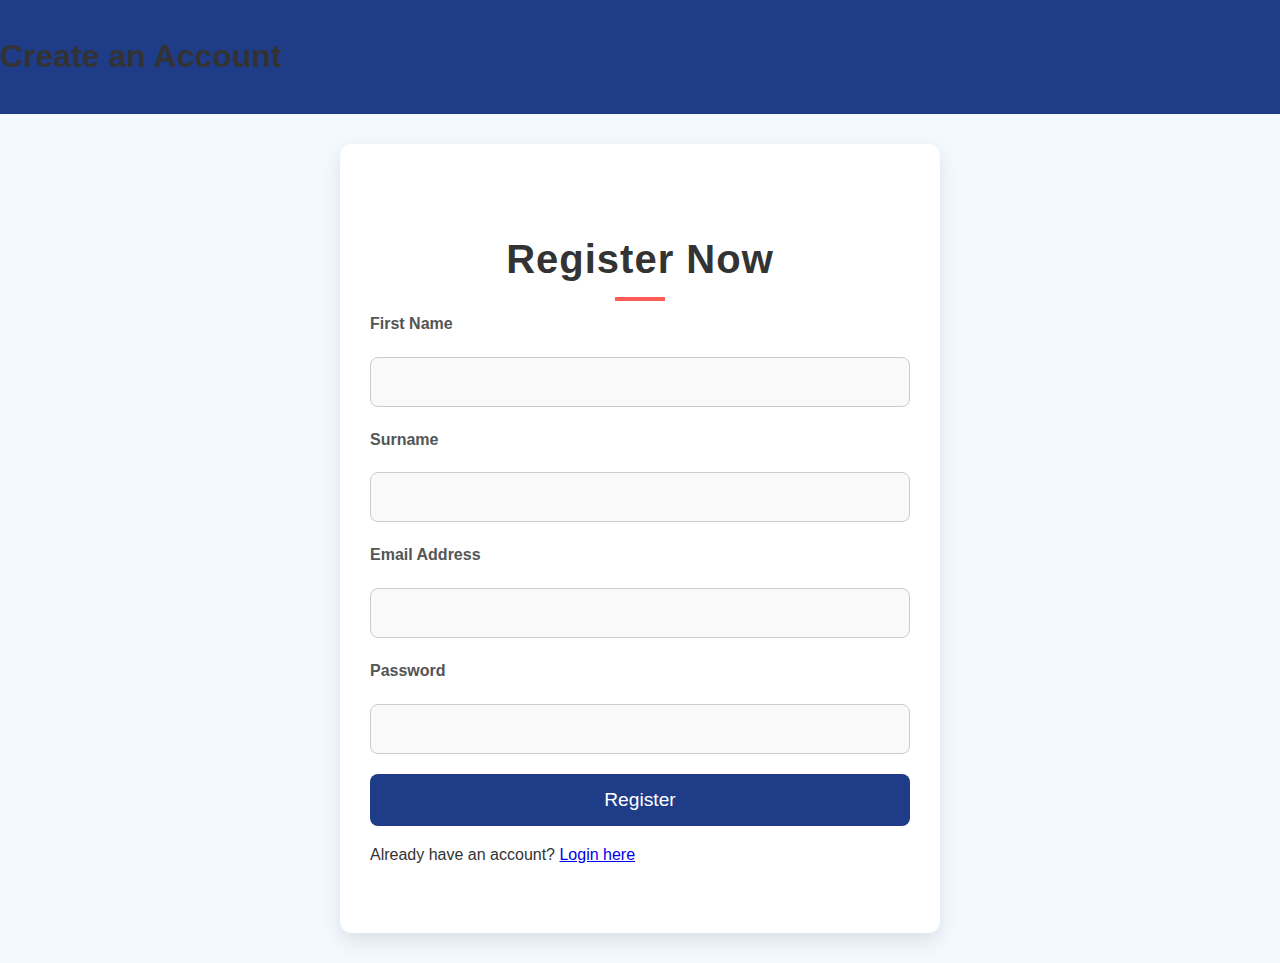
<file: register.html>
<!DOCTYPE html>
<html lang="en">
<head>
    <meta charset="UTF-8">
    <meta name="viewport" content="width=device-width, initial-scale=1.0">
    <title>Register - SMC</title>
    <link rel="stylesheet" href="css/styles.css">
</head>
<body>
    <header>
        <h1>Create an Account</h1>
    </header>

    <section class="narrow-section">
        <h2>Register Now</h2>
        <form action="php/register.php" method="POST">
            <label for="first_name">First Name</label>
            <input type="text" id="first_name" name="first_name" required>
            <label for="surname">Surname</label>
            <input type="text" id="surname" name="surname" required>
            <label for="email">Email Address</label>
            <input type="email" id="email" name="email" required>
            <label for="password">Password</label>
            <input type="password" id="password" name="password" required>
            <input type="submit" value="Register">
        </form>
        <p>Already have an account? <a href="login.html">Login here</a></p>
    </section>
</body>
</html>
</file>
<file: css/styles.css>
* {
    box-sizing: border-box;
}

body {
    font-family: Arial, sans-serif;
    margin: 0;
    padding: 0;
    background-color: #f4f9ff;
    cursor: url('images/custom-cursor.png'), auto;
    line-height: 1.6;
    color: #333;
    overflow-x: hidden;
}

/* Custom cursor specifically for links (hover state) */
a:hover {
    cursor: url('images/custom-hand-cursor.png'), pointer; /* Custom hand cursor on hover */
}

header {
    z-index: 1000;
    position: relative;
    background-color: #1f3c88;
    padding: 10px 0;
}

header nav ul {
    list-style-type: none;
    padding: 0;
    margin: 0;
    display: flex;
    justify-content: center; /* Center align the navigation menu */
}

header nav ul li {
    margin-right: 20px;
    position: relative;
}

header nav ul li a {
    color: white;
    padding: 14px 20px; /* Increase padding for better clickability */
    font-size: 18px;
    text-decoration: none;
    display: block;
    transition: background-color 0.3s ease;
}

header nav ul li a:hover {
    background-color: #ff5c58; /* Light red hover effect */
}

.hamburger {
    display: none;
}

@media (max-width: 768px) {
    .hamburger {
        display: block;
        cursor: pointer;
        padding: 15px;
    }

    .hamburger .bar {
        display: block;
        width: 30px;
        height: 4px;
        margin: 5px auto;
        background-color: white;
    }

    header nav ul {
        display: none; /* Hide the menu by default */
        flex-direction: column;
        width: 100%;
    }

    header nav ul.show {
        display: flex; /* Show the menu when toggled */
    }

    header nav ul li {
        display: block;
        width: 100%;
        text-align: center;
    }

    header nav ul li a {
        padding: 15px 20px;
        font-size: 18px;
    }
}

.hero-section {
    background-image: url('images/social_media.jpg'); /* Use your actual image path */
    background-size: cover;
    background-position: center;
    background-repeat: no-repeat;
    height: 600px;
    display: flex;
    justify-content: flex-start;
    align-items: center;
    color: white;
    position: relative;
    padding: 0 50px;
}

.hero-content {
    background-color: rgba(31, 60, 136, 0.6); /* Blue translucent overlay */
    padding: 20px;
    text-align: left;
    max-width: 70%; /* Increased width to cover more space */
    clip-path: polygon(0 0, 100% 0, 70% 100%, 0% 100%); /* Adjusted to make the triangle larger */
}

.hero-section h1 {
    font-size: 3em;
    font-weight: bold;
    margin: 0;
}

.hero-section p {
    font-size: 1.5em;
    margin: 10px 0 0 0;
}

section {
    padding: 50px 30px;
    margin: 30px auto;
    max-width: 1200px;
    background: white;
    border-radius: 12px;
    box-shadow: 0 8px 20px rgba(0, 0, 0, 0.1);
    transition: transform 0.3s ease, box-shadow 0.3s ease;
}

section:hover {
    transform: translateY(-10px);
    box-shadow: 0 16px 32px rgba(0, 0, 0, 0.2);
}

h2 {
    font-size: 2.5em;
    margin-bottom: 20px;
    color: #333;
    text-align: center;
    font-weight: 700;
    letter-spacing: 1px;
    position: relative;
}

h2::after {
    content: '';
    width: 50px;
    height: 4px;
    background-color: #ff5c58;
    position: absolute;
    left: 50%;
    bottom: -10px;
    transform: translateX(-50%);
}

/* Custom max-width for login and register pages */
.narrow-section {
    max-width: 600px; /* New max-width for login and register pages */
}

#search-tips {
    text-align: center;
}

#search input[type="text"] {
    width: 80%;
    padding: 15px;
    margin: 20px auto;
    box-sizing: border-box;
    font-size: 18px;
    border: 1px solid #ccc;
    border-radius: 5px;
    display: block;
    margin-bottom: 30px;
}

#searchResults {
    background-color: #fff;
    border: 1px solid #ccc;
    width: 97%;
    max-height: 300px;
    overflow-y: auto;
    box-shadow: 0px 8px 16px 0px rgba(0, 0, 0, 0.2);
    padding: 20px;
    box-sizing: border-box;
    z-index: 10;
}

.search-result-item {
    color: black;
    padding: 12px 16px;
    text-decoration: none;
    display: block;
    cursor: pointer;
    background-color: #fff;
    margin-bottom: 15px;
    border-radius: 5px;
    transition: background-color 0.3s ease;
}

.search-result-item:hover {
    background-color: #f1f1f1;
}

.dropbtn {
    background-color: #1f3c88;
    color: white;
    padding: 14px 20px;
    text-decoration: none;
    border: none;
    cursor: pointer;
}

.dropdown-content {
    display: none;
    position: absolute;
    background-color: #1f3c88;
    min-width: 160px;
    box-shadow: 0px 8px 16px 0px rgba(0, 0, 0, 0.2);
    z-index: 1001;
}

.dropdown-content a {
    color: white;
    padding: 12px 16px;
    text-decoration: none;
    display: block;
    text-align: left;
}

.dropdown-content a:hover {
    background-color: #ff5c58;
}

.dropdown:hover .dropdown-content {
    display: block;
}

.dropdown:hover .dropbtn {
    background-color: #ff5c58;
}

footer {
    background-color: #1f3c88;
    color: white;
    text-align: center;
    padding: 20px;
    position: relative;
    width: 100%;
    bottom: 0;
}

footer a {
    color: #ffffff; /* Set link color to white */
    text-decoration: underline; /* Add underline */
}

footer a:hover {
    color: #ff5c58; /* Change link color on hover for visibility */
    text-decoration: underline; /* Keep underline on hover */
}

.highlight {
    font-weight: bold;
}

@media only screen and (max-width: 600px) {
    header nav ul li {
        display: block;
        margin: 0;
    }

    section {
        padding: 20px;
    }

    #search input[type="text"] {
        width: 90%;
    }
}

/* Add a New Safety Tip Section */
#add-tip {
    max-width: 1200px; /* Match width with other sections */
    text-align: left; /* Align text to the left for consistency */
}

#addTipForm {
    display: flex;
    flex-direction: column; /* Stack elements vertically */
    align-items: flex-start; /* Align elements to the left */
}

#addTipForm textarea {
    width: 100%;
    padding: 15px;
    border-radius: 5px;
    border: 1px solid #ccc;
    box-sizing: border-box;
    font-size: 16px;
    resize: vertical; /* Allow vertical resizing */
    margin-bottom: 20px;
}

#addTipForm input[type="submit"] {
    background-color: #1f3c88;
    color: white;
    padding: 10px 20px;
    border: none;
    border-radius: 5px;
    cursor: pointer;
    font-size: 16px;
    transition: background-color 0.3s ease;
}

#addTipForm input[type="submit"]:hover {
    background-color: #ff5c58;
}

/* Ensure Consistent Spacing */
#add-tip textarea,
#add-tip input[type="submit"] {
    margin-top: 10px;
}

/* Adjust Text Area and Button for Consistency */
#add-tip textarea {
    margin-bottom: 0px;
    width: 100%;
    box-sizing: border-box;
}

#contact-form {
    background-color: #fff;
    padding: 40px 20px;
    margin: 20px auto;
    max-width: 1200px; /* Narrower width for better readability */
    box-shadow: 0px 4px 8px rgba(0, 0, 0, 0.1); /* Add subtle shadow for depth */
    border-radius: 8px; /* Rounded corners for a modern look */
    text-align: left; /* Align text to the left */
}

#contact-form h2 {
    font-size: 2em;
    margin-bottom: 20px;
    color: #333; /* Consistent text color */
}

#contact-form label {
    display: block;
    font-weight: bold;
    margin-bottom: 5px;
    color: #333;
}

#contact-form input[type="text"],
#contact-form input[type="email"],
#contact-form textarea {
    width: 100%;
    padding: 15px;
    margin-bottom: 20px;
    box-sizing: border-box;
    font-size: 16px;
    border: 1px solid #ccc;
    border-radius: 5px;
    background-color: #f9f9f9;
}

#contact-form input[type="text"]:focus,
#contact-form input[type="email"]:focus,
#contact-form textarea:focus {
    border-color: #1f3c88;
    outline: none;
    background-color: #fff;
}

#contact-form textarea {
    resize: vertical; /* Allow vertical resizing */
    height: 150px; /* Set a consistent height for the textarea */
}

#contact-form input[type="submit"] {
    background-color: #1f3c88;
    color: white;
    padding: 10px 20px;
    border: none;
    border-radius: 5px;
    cursor: pointer;
    font-size: 16px;
    transition: background-color 0.3s ease;
    display: inline-block;
    margin-top: 10px;
}

#contact-form input[type="submit"]:hover {
    background-color: #ff5c58;
}

#contact-form p {
    margin-top: 20px;
    font-size: 14px;
}

#contact-form p a {
    color: #1CAAD9;
    text-decoration: none;
}

#contact-form p a:hover {
    text-decoration: underline;
}

/* Active link styling */
header nav ul li a.active {
    background-color: #ff5c58; /* A light red background color to indicate the active page */
    color: white; /* Ensure the text color contrasts with the background */
    border-radius: 4px; /* Optional: Adds rounded corners to the active link */
}

.sketchfab-embed-wrapper {
    display: flex;
    justify-content: center;
    align-items: center;
    margin: 20px 0; /* Adjust the margin as needed */
}

.sketchfab-embed-wrapper iframe {
    max-width: 100%;
    border-radius: 8px; /* Optional: add rounded corners */
    box-shadow: 0px 4px 8px rgba(0, 0, 0, 0.1); /* Optional: add a shadow for depth */
}

.campaign-image {
    max-width: 100%;
    height: auto;
    border-radius: 8px; /* Optional: Adds rounded corners to the image */
    box-shadow: 0px 4px 8px rgba(0, 0, 0, 0.1); /* Optional: Add shadow to the image */
}

.livestreaming-image {
    max-width: 100%;
    height: auto;
    display: block;
    margin: 0 auto; /* Centers the image horizontally */
    border-radius: 8px; /* Optional: Adds rounded corners to the image */
    box-shadow: 0px 4px 8px rgba(0, 0, 0, 0.1); /* Optional: Add shadow to the image */
}

.illustration-wrapper {
    display: flex;
    justify-content: space-between;
    gap: 20px; /* Adds space between the two divs */
    flex-wrap: wrap; /* Allows wrapping on smaller screens */
    margin-top: 20px; /* Adds space between the heading and the illustrations */
}

.sketchfab-embed-wrapper {
    flex: 1;
    max-width: 48%;
    box-sizing: border-box;
    margin-bottom: 20px;
}

.sketchfab-embed-wrapper iframe {
    width: 100%;
    height: 600px;
}

form {
    display: flex;
    flex-direction: column;
    gap: 20px; /* Add space between form elements */
}

label {
    font-weight: bold;
    color: #555;
}

input[type="text"],
input[type="email"],
input[type="password"] {
    padding: 15px;
    border-radius: 8px;
    border: 1px solid #ccc;
    background-color: #f9f9f9;
    font-size: 1em;
    box-sizing: border-box;
}

input[type="submit"] {
    background-color: #1f3c88;
    color: white;
    padding: 15px;
    border: none;
    border-radius: 8px;
    cursor: pointer;
    font-size: 1.2em;
    transition: background-color 0.3s ease;
}

input[type="submit"]:hover {
    background-color: #ff5c58;
}

/* Section Styles */
#web-services {
    max-width: 1200px;
    margin: 40px auto;
    padding: 30px;
    background: white;
    border-radius: 12px;
    box-shadow: 0 8px 20px rgba(0, 0, 0, 0.1);
    text-align: center;
}

#web-services h2 {
    font-size: 2.5em;
    margin-bottom: 20px;
    color: #333;
    font-weight: 700;
    letter-spacing: 1px;
    position: relative;
}

#web-services h2::after {
    content: '';
    width: 50px;
    height: 4px;
    background-color: #ff5c58;
    position: absolute;
    left: 50%;
    bottom: -10px;
    transform: translateX(-50%);
}

/* Card Container */
.info-cards {
    display: flex;
    justify-content: center;
    align-items: stretch;
    gap: 30px;
    margin-top: 20px;
    flex-wrap: wrap; /* Ensure responsiveness */
}

/* Individual Card Styles */
.info-card {
    background-color: #f8f9fa;
    border-radius: 8px;
    padding: 20px;
    width: 500px;
    box-shadow: 0 4px 10px rgba(0, 0, 0, 0.05);
    transition: transform 0.3s, box-shadow 0.3s;
    text-align: center;
}

.info-card:hover {
    transform: scale(1.05);
    box-shadow: 0 8px 20px rgba(0, 0, 0, 0.1);
}

.info-card h3 {
    font-size: 1.8em;
    margin-bottom: 10px;
    color: #555;
}

.info-card p {
    font-size: 1.2em;
    color: #666;
}

/* Popular Social Media Apps Section */
#popular-apps {
    text-align: center;
}

#popular-apps ul {
    display: flex;
    justify-content: space-around;
    flex-wrap: wrap;
    list-style-type: none;
    padding: 0;
    margin: 30px 0;
    gap: 20px;
}

#popular-apps ul li {
    background-color: #f8f9fa;
    border-radius: 50px;
    padding: 15px 30px;
    font-size: 1.2em;
    color: #1f3c88;
    font-weight: bold;
    transition: background-color 0.3s, color 0.3s;
}

#popular-apps ul li:hover {
    background-color: #1f3c88;
    color: white;
}

/* Safety Tips Section */

#safety-tips p {
    font-size: 1.3em;
    margin-bottom: 20px;
    text-align: center;
    color: #444;
}

#safety-tips ul {
    list-style-type: none;
    padding: 0;
    display: flex;
    flex-wrap: wrap;
    justify-content: space-around;
    gap: 20px;
}

#safety-tips ul li {
    background-color: #f8f9fa;
    padding: 15px 25px;
    border-radius: 10px;
    box-shadow: 0 4px 10px rgba(0, 0, 0, 0.05);
    flex: 1 1 calc(30% - 40px);
    max-width: 300px;
    text-align: center;
    font-size: 1.1em;
    transition: transform 0.3s, box-shadow 0.3s;
}

#safety-tips ul li:hover {
    transform: translateY(-10px);
    box-shadow: 0 8px 20px rgba(0, 0, 0, 0.1);
}

/* 3D Illustrations Section */
#d-illustration {
    text-align: center;
}

.illustration-wrapper {
    display: flex;
    justify-content: space-between;
    align-items: center;
    flex-wrap: wrap;
    gap: 20px;
    margin-top: 30px;
}

.sketchfab-embed-wrapper {
    flex: 1;
    max-width: 100%;
    background-color: #f8f9fa;
    border-radius: 8px;
    padding: 15px;
    box-shadow: 0 4px 10px rgba(0, 0, 0, 0.05);
    transition: transform 0.3s, box-shadow 0.3s;
}

.sketchfab-embed-wrapper:hover {
    transform: translateY(-10px);
    box-shadow: 0 8px 20px rgba(0, 0, 0, 0.1);
}

.sketchfab-embed-wrapper iframe {
    width: 100%;
    border-radius: 8px;
}

/* General Section Styles */
.content-section {
    max-width: 1200px;
    margin: 40px auto;
    padding: 30px;
    background: white;
    border-radius: 12px;
    box-shadow: 0 8px 20px rgba(0, 0, 0, 0.1);
    text-align: center;
    transition: transform 0.3s ease, box-shadow 0.3s ease;
}

.content-section:hover {
    transform: translateY(-5px);
    box-shadow: 0 16px 32px rgba(0, 0, 0, 0.1);
}

/* Section Title Styles */
.content-section h2 {
    font-size: 2.5em;
    margin-bottom: 20px;
    color: #333;
    font-weight: 700;
    letter-spacing: 1px;
    position: relative;
}

.content-section h2::after {
    content: '';
    width: 50px;
    height: 4px;
    background-color: #ff5c58;
    position: absolute;
    left: 50%;
    bottom: -10px;
    transform: translateX(-50%);
}

/* Paragraph Text Styles */
.content-section p {
    font-size: 1.3em;
    margin-top: 20px;
    color: #666;
    max-width: 800px;
    margin-left: auto;
    margin-right: auto;
    line-height: 1.6;
}
</file>
